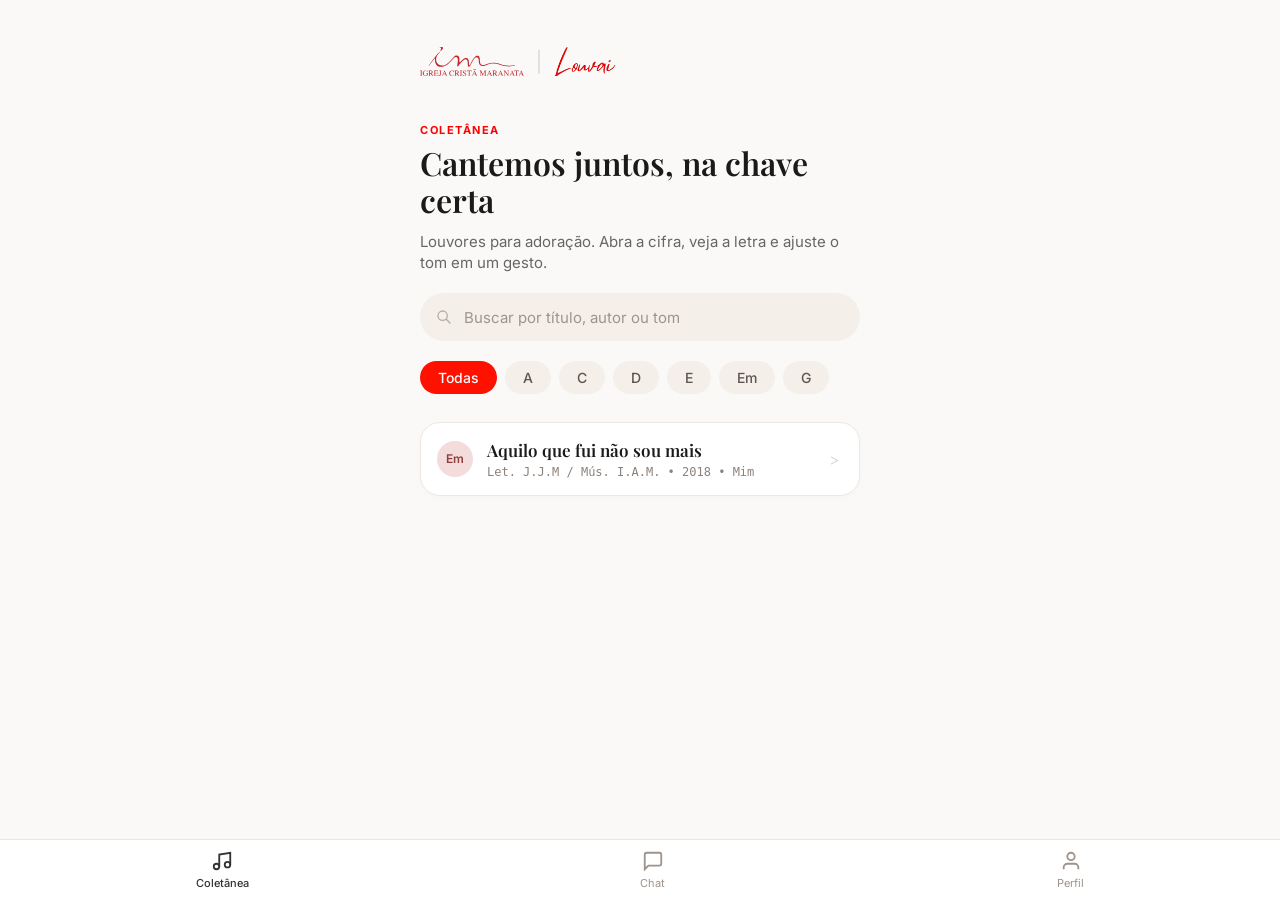
<file: index.html>
<!DOCTYPE html>
<html lang="pt-BR">

<head>
    <meta charset="UTF-8">
    <meta name="viewport" content="width=device-width, initial-scale=1.0">
    <title>Louvai</title>
    <link rel="stylesheet" href="css/styles.css">
    <!-- Importando fontes para maior fidelidade -->
    <link
        href="https://fonts.googleapis.com/css2?family=Playfair+Display:ital,wght@0,400..700;1,400..700&family=Inter:wght@300;400;500;600&display=swap"
        rel="stylesheet">
</head>

<body>

    <div class="container">
        <!-- Cabeçalho com as marcas -->
        <header class="header">
            <img src="assets/logo-icm.svg" alt="Logo ICM" class="logo-im">
            <span class="divider">|</span>
            <img src="assets/Louvai.png" alt="Logo Louvai" class="logo-lawai">
        </header>

        <!-- Seção de Título e Descrição -->
        <section class="hero">
            <span class="coletanea-tag">COLETÂNEA</span>
            <h1>Cantemos juntos, na chave certa</h1>
            <p>Louvores para adoração. Abra a cifra, veja a letra e ajuste o tom em um gesto.</p>
        </section>

        <!-- Barra de Pesquisa -->
        <div class="search-box">
            <svg class="search-icon" xmlns="http://www.w3.org/2000/svg" width="16" height="16" fill="none"
                viewBox="0 0 24 24" stroke="currentColor">
                <path stroke-linecap="round" stroke-linejoin="round" stroke-width="2"
                    d="M21 21l-6-6m2-5a7 7 0 11-14 0 7 7 0 0114 0z" />
            </svg>
            <input type="text" id="searchInput" placeholder="Buscar por título, autor ou tom">
        </div>

        <!-- Filtros de Tons (Pílulas) Dinâmicos -->
        <div class="filters" id="filtersContainer">
            <button class="filter-btn active" data-tom="Todas">Todas</button>
            <button class="filter-btn" data-tom="A">A</button>
            <button class="filter-btn" data-tom="C">C</button>
            <button class="filter-btn" data-tom="D">D</button>
            <button class="filter-btn" data-tom="E">E</button>
            <button class="filter-btn" data-tom="Em">Em</button>
            <button class="filter-btn" data-tom="G">G</button>
        </div>

        <!-- Lista de Músicas (Gerada via JavaScript pelo JSON) -->
        <div class="song-list" id="songListContainer">
            <!-- Os cards entram aqui automaticamente -->
        </div>
    </div>

    <!-- Barra de Navegação Inferior -->
    <nav class="bottom-nav">
        <a href="#" class="nav-item active">
            <svg class="nav-icon" viewBox="0 0 24 24" fill="none" stroke="currentColor" stroke-width="2">
                <path d="M9 18V5l12-2v13"></path>
                <circle cx="6" cy="18" r="3"></circle>
                <circle cx="18" cy="16" r="3"></circle>
            </svg>
            <span>Coletânea</span>
        </a>
        <a href="#" class="nav-item">
            <svg class="nav-icon" viewBox="0 0 24 24" fill="none" stroke="currentColor" stroke-width="2">
                <path d="M21 15a2 2 0 0 1-2 2H7l-4 4V5a2 2 0 0 1 2-2h14a2 2 0 0 1 2 2z"></path>
            </svg>
            <span>Chat</span>
        </a>
        <a href="#" class="nav-item">
            <svg class="nav-icon" viewBox="0 0 24 24" fill="none" stroke="currentColor" stroke-width="2">
                <path d="M20 21v-2a4 4 0 0 0-4-4H8a4 4 0 0 0-4 4v2"></path>
                <circle cx="12" cy="7" r="4"></circle>
            </svg>
            <span>Perfil</span>
        </a>
    </nav>

    <!-- Script para alimentar a home com o JSON e ativar busca/filtros -->
    <script>
        // Banco de dados em JSON com os seus louvores
        const catalogoMusicas = [
            {
                id: 1,
                titulo: "Aquilo que fui não sou mais",
                autor: "Let. J.J.M / Mús. I.A.M. • 2018",
                tom: "Em",
                tomBadgeClass: "em",
                tomExtenso: "Mim",
                pagina: "cifra-aquilo.html"
            },
        ];

        const listContainer = document.getElementById("songListContainer");
        const searchInput = document.getElementById("searchInput");
        const filterButtons = document.querySelectorAll(".filter-btn");
        let tomSelecionado = "Todas";

        // Função para desenhar os cards na tela
        function renderizarCards(musicasParaExibir) {
            listContainer.innerHTML = "";

            if (musicasParaExibir.length === 0) {
                listContainer.innerHTML = `<p style="text-align: center; color: #888; padding: 20px;">Nenhum louvor encontrado.</p>`;
                return;
            }

            musicasParaExibir.forEach(musica => {
                const card = document.createElement("div");
                card.className = "song-card";
                // Ao clicar no card, ele redireciona para a página da cifra daquele louvor específico
                card.onclick = () => {
                    window.location.href = `cifra.html?musica=aquilo.json`;
                };

                card.innerHTML = `
                    <div class="song-badge ${musica.tomBadgeClass}">${musica.tom}</div>
                    <div class="song-info">
                        <h2>${musica.titulo}</h2>
                        <p>${musica.autor} &bull; ${musica.tomExtenso}</p>
                    </div>
                    <div class="arrow">&gt;</div>
                `;
                listContainer.appendChild(card);
            });
        }

        // Sistema de Filtragem e Busca integrados
        function filtrarMusicas() {
            const termoBusca = searchInput.value.toLowerCase();

            const filtradas = catalogoMusicas.filter(musica => {
                const bateTom = (tomSelecionado === "Todas" || musica.tom === tomSelecionado);
                const bateBusca = musica.titulo.toLowerCase().includes(termoBusca) ||
                    musica.autor.toLowerCase().includes(termoBusca) ||
                    musica.tom.toLowerCase().includes(termoBusca);
                return bateTom && bateBusca;
            });

            renderizarCards(filtradas);
        }

        // Evento de clique nas pílulas de tom
        filterButtons.forEach(btn => {
            btn.addEventListener("click", () => {
                filterButtons.forEach(b => b.classList.remove("active"));
                btn.classList.add("active");
                tomSelecionado = btn.getAttribute("data-tom");
                filtrarMusicas();
            });
        });

        // Evento de digitação na barra de pesquisa
        searchInput.addEventListener("input", filtrarMusicas);

        // Renderização inicial ao carregar a página
        renderizarCards(catalogoMusicas);
    </script>
</body>

</html>
</file>
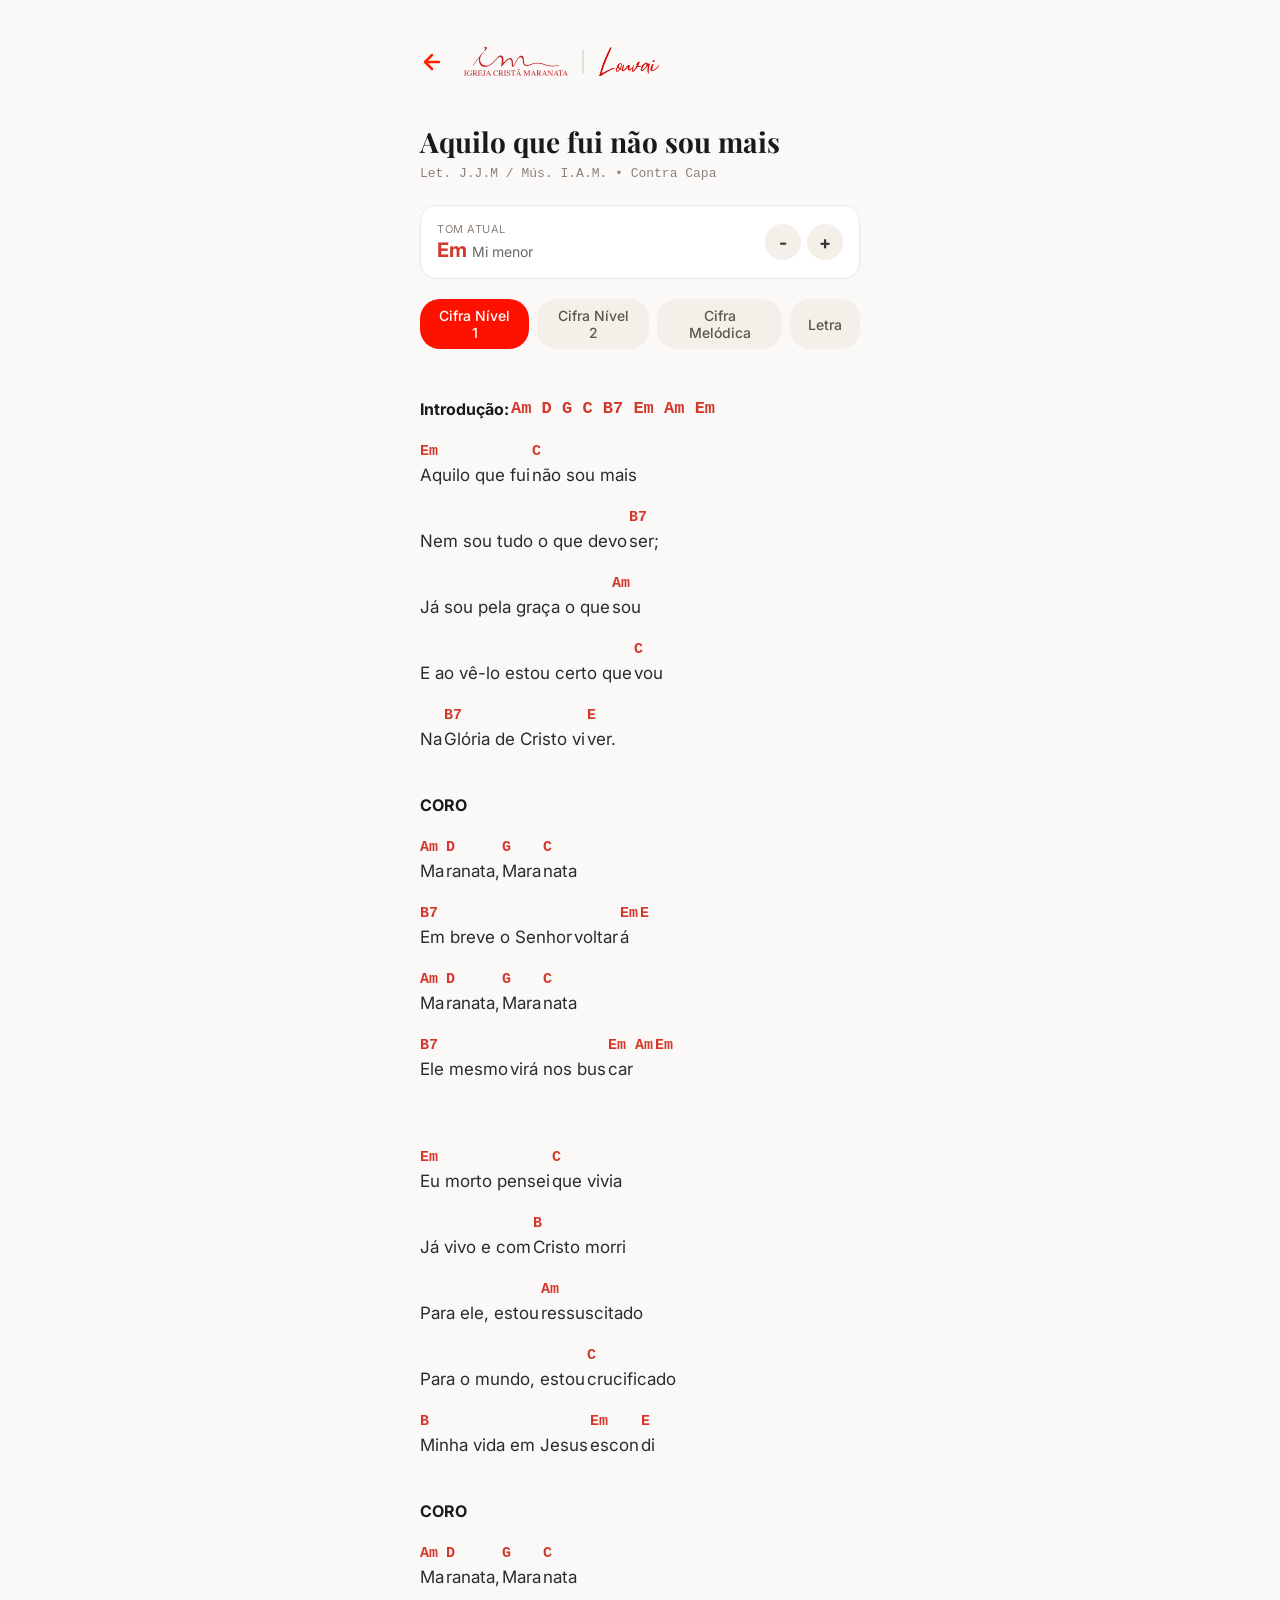
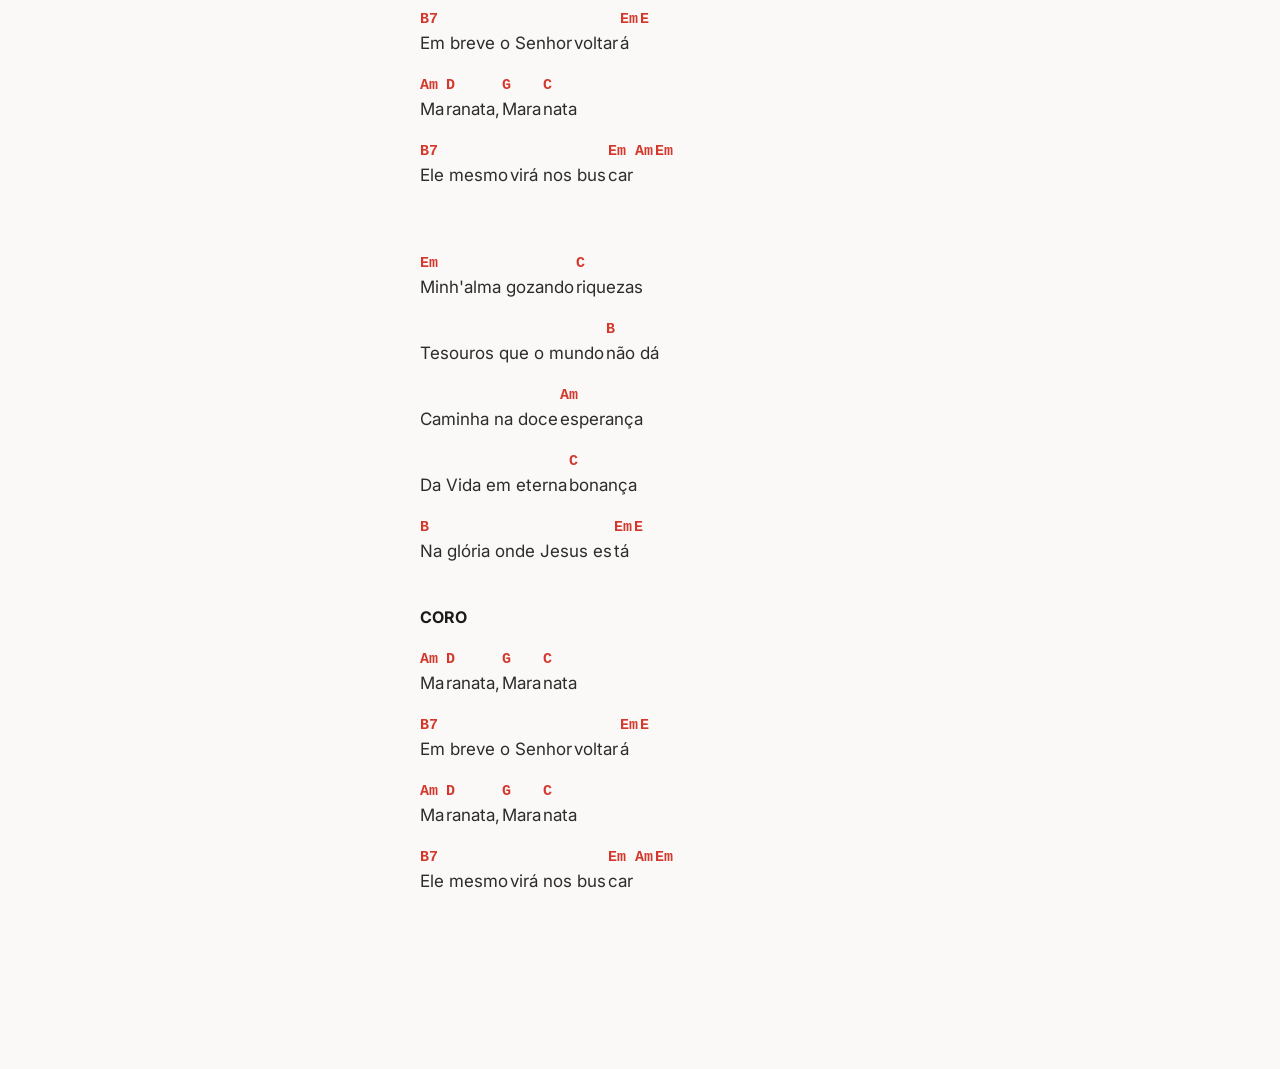
<file: cifra.html>
<!DOCTYPE html>
<html lang="pt-BR">
<head>
    <meta charset="UTF-8">
    <meta name="viewport" content="width=device-width, initial-scale=1.0">
    <title>Visualizar Cifra - Louvai</title>
    <link rel="stylesheet" href="css/styles.css">
    <link href="https://fonts.googleapis.com/css2?family=Playfair+Display:ital,wght@0,400..700;1,400..700&family=Inter:wght@300;400;500;600&display=swap" rel="stylesheet">
</head>
<body>

    <div class="container">
        <!-- Cabeçalho -->
        <header class="header">
            <a href="index.html" class="btn-voltar" title="Voltar à página inicial">
                <svg class="seta-vermelha" xmlns="http://www.w3.org/2000/svg" viewBox="0 0 24 24" fill="none" stroke="currentColor" stroke-width="2.5" stroke-linecap="round" stroke-linejoin="round">
                    <line x1="19" y1="12" x2="5" y2="12"></line>
                    <polyline points="12 19 5 12 12 5"></polyline>
                </svg>
            </a>
            <a href="index.html" style="text-decoration: none; display: flex; align-items: center; gap: 12px;">
                <img src="assets/logo-icm.svg" alt="Logo ICM" class="logo-im">
                <span class="divider">|</span>
                <img src="assets/Louvai.png" alt="Logo Louvai" class="logo-lawai">
            </a>
        </header>

        <!-- Informações do Louvor -->
        <div class="song-header">
            <h1 class="song-title" id="titulo-musica">Carregando...</h1>
            <p class="song-meta" id="meta-musica"></p>
        </div>

        <!-- Caixa de Tom Atual -->
        <div class="tom-box">
            <div class="tom-info">
                <div class="label">Tom Atual</div>
                <div class="value" id="tom-atual">- <span id="tom-extenso"></span></div>
            </div>
            <div class="tom-controls">
                <button>-</button>
                <button>+</button>
            </div>
        </div>

        <!-- Abas de Visualização Atualizadas -->
        <div class="tabs">
            <button class="tab active" data-aba="cifra1">Cifra Nível 1</button>
            <button class="tab" data-aba="cifra2">Cifra Nível 2</button>
            <button class="tab" data-aba="melodica">Cifra Melódica</button>
            <button class="tab" data-aba="letra">Letra</button>
        </div>

        <!-- Container da Cifra/Conteúdo -->
        <div class="cifra-container" id="cifra-container"></div>
    </div>

    <!-- Script de Carregamento, Abas e Transposição -->
    <script>
        const params = new URLSearchParams(window.location.search);
        const arquivoJson = params.get("musica") || "aquilo.json";

        const escalaBemol = ["C", "Db", "D", "Eb", "E", "F", "Gb", "G", "Ab", "A", "Bb", "B"];
        const escalaSustenido = ["C", "C#", "D", "D#", "E", "F", "F#", "G", "G#", "A", "A#", "B"];
        
        let semitonsOffset = 0;
        let dadosMusicaCache = null;
        let abaAtiva = "cifra1"; // Aba padrão inicial

        const equivalencias = {
            "Cb": "B", "B#": "C", "Fb": "E", "E#": "F",
            "Db": "C#", "Eb": "D#", "Gb": "F#", "Ab": "G#", "Bb": "A#"
        };

        const nomesExtensos = {
            "C": "Dó", "C#": "Dó sustenido", "Db": "Ré bemol",
            "D": "Ré", "D#": "Ré sustenido", "Eb": "Mi bemol",
            "E": "Mi",
            "F": "Fá", "F#": "Fá sustenido", "Gb": "Sol bemol",
            "G": "Sol", "G#": "Sol sustenido", "Ab": "Lá bemol",
            "A": "Lá", "A#": "Lá sustenido", "Bb": "Si bemol",
            "B": "Si"
        };

        function obterTomExtenso(tomTransposto) {
            if (!tomTransposto) return "";
            const match = tomTransposto.match(/^([A-G][b#]?)(.*)$/);
            if (!match) return tomTransposto;

            let notaBase = match[1];
            let sufixo = match[2];

            let nomeBaseExtenso = nomesExtensos[notaBase] || notaBase;
            
            let sufixoExtenso = "";
            if (sufixo.includes("m")) {
                sufixoExtenso = " menor";
            } else if (sufixo.includes("7")) {
                sufixoExtenso = " com sétima";
            }

            return nomeBaseExtenso + sufixoExtenso;
        }

        function transporAcorde(acordeOriginal, semitons) {
            if (!acordeOriginal) return "";
            const match = acordeOriginal.match(/^([A-G][b#]?)(.*)$/);
            if (!match) return acordeOriginal;

            let nota = match[1];
            const sufixo = match[2];

            if (equivalencias[nota]) nota = equivalencias[nota];

            let index = escalaSustenido.indexOf(nota);
            if (index === -1) index = escalaBemol.indexOf(nota);
            if (index === -1) return acordeOriginal;

            let novoIndex = (index + semitons) % 12;
            if (novoIndex < 0) novoIndex += 12;

            return escalaSustenido[novoIndex] + sufixo;
        }

        function transporMultiplosAcordes(texto, semitons) {
            if (!texto) return "";
            return texto.split(" ").map(token => transporAcorde(token, semitons)).join(" ");
        }

        function renderizarPagina() {
            if (!dadosMusicaCache) return;

            document.getElementById("titulo-musica").textContent = dadosMusicaCache.titulo;
            document.getElementById("meta-musica").textContent = dadosMusicaCache.autor;

            const tomTransposto = transporAcorde(dadosMusicaCache.tom, semitonsOffset);
            const tomExtensoDinamico = obterTomExtenso(tomTransposto);
            document.getElementById("tom-atual").innerHTML = `${tomTransposto} <span id="tom-extenso">${tomExtensoDinamico}</span>`;

            const container = document.getElementById("cifra-container");
            container.innerHTML = "";

            const conteudoDinamico = dadosMusicaCache[abaAtiva] || [];

            conteudoDinamico.forEach(itemLinha => {
                const divLinha = document.createElement("div");
                divLinha.className = "cifra-linha";
                
                if (abaAtiva === "letra") {
                    itemLinha.linha.forEach(bloco => {
                        const divBloco = document.createElement("div");
                        divBloco.className = "bloco";

                        const spanAcordeint = document.createElement("span");
                        spanAcordeint.className = "acordeint";
                        spanAcordeint.textContent = transporMultiplosAcordes(bloco.acordeint, semitonsOffset);

                        const spanIntroducao = document.createElement("span");
                        spanIntroducao.className = "intro";
                        spanIntroducao.textContent = bloco.intro || "";
                        
                        const spanTexto = document.createElement("span");
                        spanTexto.className = "texto";
                        spanTexto.textContent = bloco.texto || "";

                        divBloco.appendChild(spanAcordeint);
                        divBloco.appendChild(spanTexto);
                        divBloco.appendChild(spanIntroducao);
                        divLinha.appendChild(divBloco);
                    });
                } else {
                    itemLinha.linha.forEach(bloco => {
                        const divBloco = document.createElement("div");
                        divBloco.className = "bloco";
                        
                        const spanAcorde = document.createElement("span");
                        spanAcorde.className = "acorde";
                        spanAcorde.textContent = transporAcorde(bloco.acorde, semitonsOffset);

                        const spanAcordeint = document.createElement("span");
                        spanAcordeint.className = "acordeint";
                        spanAcordeint.textContent = transporMultiplosAcordes(bloco.acordeint, semitonsOffset);

                        const spanIntroducao = document.createElement("span");
                        spanIntroducao.className = "intro";
                        spanIntroducao.textContent = bloco.intro || "";
                        
                        const spanTexto = document.createElement("span");
                        spanTexto.className = "texto";
                        spanTexto.textContent = bloco.texto || "";

                        divBloco.appendChild(spanAcorde);
                        divBloco.appendChild(spanAcordeint);
                        divBloco.appendChild(spanTexto);
                        divBloco.appendChild(spanIntroducao);
                        divLinha.appendChild(divBloco);
                    });
                }
                
                container.appendChild(divLinha);
            });
        }

        async function carregarMusica() {
            try {
                const resposta = await fetch(arquivoJson);
                dadosMusicaCache = await resposta.json();
                renderizarPagina();
            } catch (erro) {
                document.getElementById("titulo-musica").textContent = "Erro ao carregar louvor";
                document.getElementById("meta-musica").textContent = "Verifique se o arquivo JSON está configurado corretamente.";
                console.error(erro);
            }
        }

        // Eventos dos botões de abas
        const botoesAbas = document.querySelectorAll(".tabs .tab");
        botoesAbas.forEach(botao => {
            botao.addEventListener("click", () => {
                botoesAbas.forEach(b => b.classList.remove("active"));
                botao.classList.add("active");
                abaAtiva = botao.getAttribute("data-aba");
                renderizarPagina();
            });
        });

        // Controles de Tom (+ e -)
        const botoesControle = document.querySelectorAll(".tom-controls button");
        botoesControle[0].addEventListener("click", () => {
            semitonsOffset--;
            renderizarPagina();
        });
        botoesControle[1].addEventListener("click", () => {
            semitonsOffset++;
            renderizarPagina();
        });

        carregarMusica();
    </script>
</body>
</html>
</file>
<file: css/styles.css>
/* Configuração Global e Cores Base */
* {
    box-sizing: border-box;
    margin: 0;
    padding: 0;
    font-family: 'Inter', sans-serif;
}

body {
    background-color: #fbf9f8;
    color: #2c2c2c;
    display: flex;
    justify-content: center;
    padding-bottom: 90px; /* Espaço para a barra fixa inferior */
}

.container {
    width: 100%;
    max-width: 480px;
    padding: 24px 20px;
}

/* Cabeçalho de Logos */
.header {
    display: flex;
    align-items: center;
    gap: 12px;
    margin-bottom: 24px;
}

.logo-im {
    font-family: 'Playfair Display', serif;
    font-style: italic;
    color: #d3382c;
    font-size: 28px;
    letter-spacing: -1px;
    width: 104px;
}

.divider {
    color: #d1cdc7;
    font-size: 20px;
    font-weight: 300;
}

.logo-lawai {
    width: 65px;
    height: auto;
    padding-top: 10px;
}

/* Seção Hero / Títulos */
.hero {
    margin-bottom: 20px;
}

.coletanea-tag {
    font-size: 11px;
    font-weight: 700;
    letter-spacing: 1.5px;
    color: #ff0000;
    display: block;
    margin-bottom: 8px;
}

.hero h1 {
    font-family: 'Playfair Display', serif;
    font-size: 32px;
    line-height: 1.15;
    color: #1a1a1a;
    margin-bottom: 12px;
    font-weight: 600;
}

.hero p {
    font-size: 15px;
    color: #666666;
    line-height: 1.4;
}

/* Barra de Pesquisa */
.search-box {
    position: relative;
    background-color: #f4efe9;
    border-radius: 24px;
    padding: 14px 16px 14px 44px;
    margin-bottom: 20px;
}

.search-icon {
    position: absolute;
    left: 16px;
    top: 50%;
    transform: translateY(-50%);
    stroke: #b5ada6;
}

.search-box input {
    width: 100%;
    border: none;
    background: transparent;
    font-size: 15px;
    color: #333;
    outline: none;
}

.search-box input::placeholder {
    color: #9e948c;
}

/* Filtros de Tom (Pílulas) */
.filters {
    display: flex;
    gap: 8px;
    overflow-x: auto;
    margin-bottom: 24px;
    padding-bottom: 4px;
}

.filters::-webkit-scrollbar {
    display: none; /* Esconde a barra de rolagem */
}

.filter-btn {
    background-color: #f4efe9;
    border: none;
    border-radius: 20px;
    padding: 8px 18px;
    font-size: 14px;
    font-weight: 500;
    color: #5c5550;
    cursor: pointer;
    white-space: nowrap;
    transition: all 0.2s;
}

.filter-btn.active {
    background-color: #ff1100;
    color: #ffffff;
}

/* Lista de Músicas / Cards */
.song-list {
    display: flex;
    flex-direction: column;
    gap: 12px;
}

.song-card {
    background-color: #ffffff;
    border: 1px solid #ede8e1;
    border-radius: 20px;
    padding: 16px;
    display: flex;
    align-items: center;
    gap: 14px;
    box-shadow: 0 2px 6px rgba(0, 0, 0, 0.02);
    cursor: pointer;
}

.song-badge {
    width: 36px;
    height: 36px;
    border-radius: 50%;
    display: flex;
    align-items: center;
    justify-content: center;
    font-size: 12px;
    font-weight: 600;
    flex-shrink: 0;
}

/* Cores específicas das badges de tom */
.song-badge.em {
    background-color: #f5dcdc;
    color: #8c3f3f;
}

.song-badge.c {
    background-color: #fae1dc;
    color: #9e4b3c;
}

.song-info {
    flex-grow: 1;
}

.song-info h2 {
    font-family: 'Playfair Display', serif;
    font-size: 17px;
    color: #1a1a1a;
    margin-bottom: 4px;
    font-weight: 600;
}

.song-info p {
    font-size: 12px;
    color: #8c827b;
    font-family: monospace;
}

.arrow {
    color: #d9d2cb;
    font-size: 16px;
    font-weight: 300;
    padding-right: 4px;
}

/* Estilos específicos para a tela de Cifra Detalhada */
.song-header {
    margin-bottom: 24px;
}

.song-title {
    font-family: 'Playfair Display', serif;
    font-size: 28px;
    color: #1a1a1a;
    margin-bottom: 6px;
}

.song-meta {
    font-size: 13px;
    color: #8c827b;
    font-family: monospace;
    margin-bottom: 20px;
}

.tom-box {
    background: #ffffff;
    border: 1px solid #ede8e1;
    border-radius: 16px;
    padding: 16px;
    display: flex;
    justify-content: space-between;
    align-items: center;
    margin-bottom: 20px;
    box-shadow: 0 2px 6px rgba(0, 0, 0, 0.02);
}

.tom-info .label {
    font-size: 11px;
    text-transform: uppercase;
    color: #8c827b;
    letter-spacing: 0.5px;
    margin-bottom: 2px;
}

.tom-info .value {
    font-size: 20px;
    font-weight: bold;
    color: #d3382c;
}

.tom-info .value span {
    font-size: 14px;
    font-weight: normal;
    color: #666;
}

.tom-controls {
    display: flex;
    gap: 6px;
}

.tom-controls button {
    background: #f4efe9;
    border: none;
    width: 36px;
    height: 36px;
    border-radius: 50%;
    font-size: 18px;
    cursor: pointer;
    font-weight: bold;
    color: #333;
}

.tabs {
    display: flex;
    gap: 8px;
    margin-bottom: 28px;
}

.tab {
    background: #f4efe9;
    border: none;
    padding: 8px 18px;
    border-radius: 20px;
    font-size: 14px;
    font-weight: 500;
    cursor: pointer;
    color: #5c5550;
}

.tab.active {
    background: #ff1100;
    color: white;
}

/* Renderização da Cifra estruturada por blocos */
.cifra-container {
    font-family: 'Inter', sans-serif;
    padding-bottom: 40px;
}

.cifra-linha {
    display: flex;
    flex-wrap: wrap;
    margin-bottom: 24px;
}

.bloco {
    display: flex;
    flex-direction: column;
    margin-right: 2px;
}

.acorde {
    color: #d3382c;
    font-weight: bold;
    font-size: 15px;
    min-height: 22px;
    font-family: monospace;
}

.intro {
    font-weight: bold;
    color: #1a1a1a;
}

.acordeint {
    color: #d3382c;
    font-size: 17px;
    font-family: monospace;
    font-weight: bold;
}

.texto {
    color: #2c2c2c;
    font-size: 17px;
}

/* Barra de Navegação Inferior Fixa */
.bottom-nav {
    position: fixed;
    bottom: 0;
    left: 0;
    width: 100%;
    background-color: #ffffff;
    border-top: 1px solid #eae5de;
    display: flex;
    justify-content: space-around;
    padding: 10px 0;
    z-index: 100;
}

.nav-item {
    display: flex;
    flex-direction: column;
    align-items: center;
    text-decoration: none;
    color: #9e948c;
    font-size: 11px;
    gap: 4px;
}

.nav-icon {
    width: 22px;
    height: 22px;
}

.nav-item.active {
    color: #333333;
    font-weight: 500;
}

.btn-voltar {
    display: flex;
    align-items: center;
    justify-content: center;
    margin-right: 8px;
    transition: transform 0.2s ease;
}

.btn-voltar:hover {
    transform: translateX(-3px); /* Efeito leve de movimento ao passar o mouse */
}

.seta-vermelha {
    width: 24px;
    height: 24px;
    stroke: #ff2200; /* Cor vermelha da seta */
}
</file>
